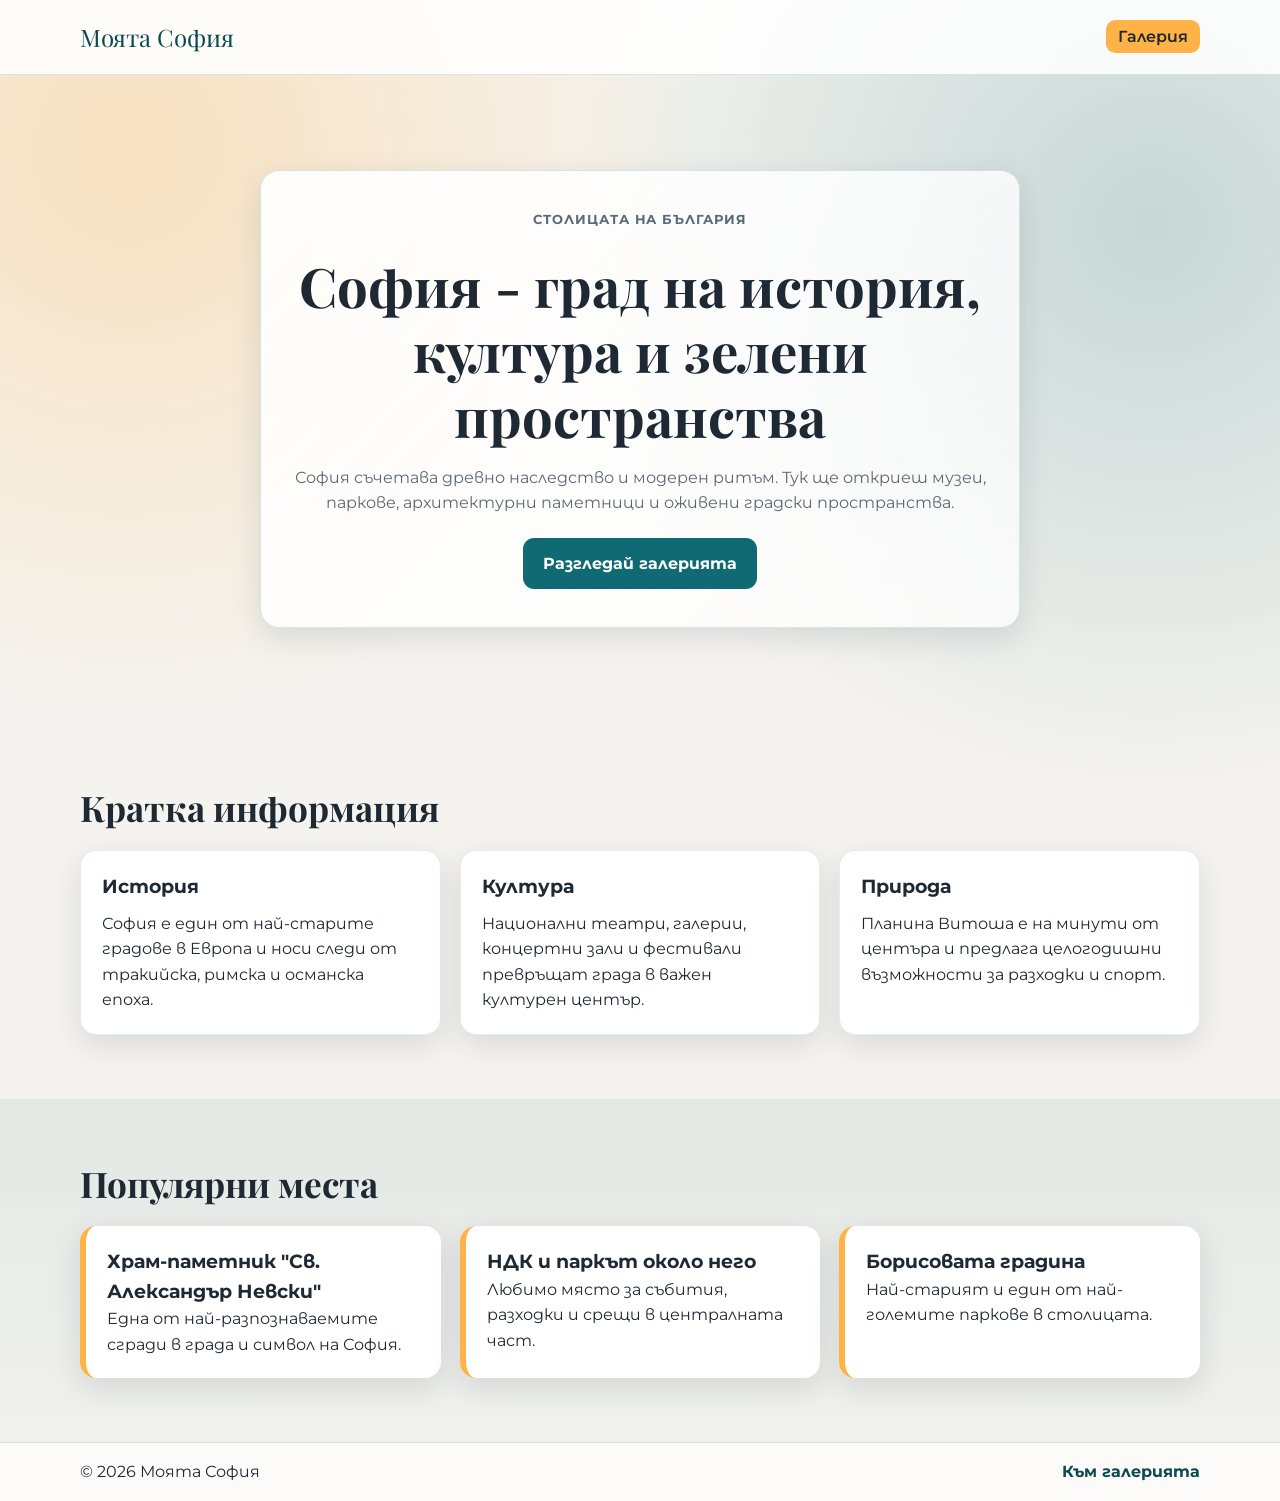
<file: index.html>
<!DOCTYPE html>
<html lang="bg">
<head>
  <meta charset="UTF-8">
  <meta name="viewport" content="width=device-width, initial-scale=1.0">
  <title>София | Заглавна страница</title>
  <link rel="preconnect" href="https://fonts.googleapis.com">
  <link rel="preconnect" href="https://fonts.gstatic.com" crossorigin>
  <link href="https://fonts.googleapis.com/css2?family=Montserrat:wght@400;500;700;800&family=Playfair+Display:wght@700&display=swap" rel="stylesheet">
  <link rel="stylesheet" href="styles.css">
</head>
<body>
  <header class="site-header">
    <div class="container nav-wrap">
      <a class="logo" href="index.html">Моята София</a>
      <nav>
        <ul class="nav-list">
          <li><a class="btn-link" href="gallery.html">Галерия</a></li>
        </ul>
      </nav>
    </div>
  </header>

  <main>
    <section class="hero">
      <div class="container hero-content">
        <p class="eyebrow">Столицата на България</p>
        <h1>София - град на история, култура и зелени пространства</h1>
        <p>
          София съчетава древно наследство и модерен ритъм. Тук ще откриеш
          музеи, паркове, архитектурни паметници и оживени градски пространства.
        </p>
        <a class="btn-primary" href="gallery.html">Разгледай галерията</a>
      </div>
    </section>

    <section id="about" class="section">
      <div class="container">
        <h2>Кратка информация</h2>
        <div class="info-grid">
          <article class="info-card">
            <h3>История</h3>
            <p>
              София е един от най-старите градове в Европа и носи следи от
              тракийска, римска и османска епоха.
            </p>
          </article>
          <article class="info-card">
            <h3>Култура</h3>
            <p>
              Национални театри, галерии, концертни зали и фестивали превръщат
              града в важен културен център.
            </p>
          </article>
          <article class="info-card">
            <h3>Природа</h3>
            <p>
              Планина Витоша е на минути от центъра и предлага целогодишни
              възможности за разходки и спорт.
            </p>
          </article>
        </div>
      </div>
    </section>

    <section id="places" class="section section-accent">
      <div class="container">
        <h2>Популярни места</h2>
        <div class="places-flex">
          <article class="place">
            <h3>Храм-паметник "Св. Александър Невски"</h3>
            <p>Една от най-разпознаваемите сгради в града и символ на София.</p>
          </article>
          <article class="place">
            <h3>НДК и паркът около него</h3>
            <p>Любимо място за събития, разходки и срещи в централната част.</p>
          </article>
          <article class="place">
            <h3>Борисовата градина</h3>
            <p>Най-старият и един от най-големите паркове в столицата.</p>
          </article>
        </div>
      </div>
    </section>
  </main>

  <footer class="site-footer">
    <div class="container footer-wrap">
      <p>© 2026 Моята София</p>
      <a href="gallery.html">Към галерията</a>
    </div>
  </footer>
</body>
</html>
</file>
<file: styles.css>
:root {
  --bg: #f5f3ef;
  --surface: #ffffff;
  --primary: #0f6a73;
  --primary-dark: #0a4a52;
  --accent: #ffb347;
  --text: #1f2933;
  --muted: #5d6975;
  --shadow: 0 10px 30px rgba(16, 45, 55, 0.12);
}

* {
  box-sizing: border-box;
  margin: 0;
  padding: 0;
}

body {
  font-family: "Montserrat", sans-serif;
  line-height: 1.6;
  color: var(--text);
  background:
    radial-gradient(circle at 10% 10%, rgba(255, 179, 71, 0.28), transparent 32%),
    radial-gradient(circle at 90% 15%, rgba(15, 106, 115, 0.2), transparent 34%),
    var(--bg);
}

.container {
  width: min(1120px, 92%);
  margin: 0 auto;
}

.site-header {
  background: rgba(255, 255, 255, 0.86);
  backdrop-filter: blur(7px);
  border-bottom: 1px solid rgba(15, 106, 115, 0.16);
  position: sticky;
  top: 0;
  z-index: 10;
}

.nav-wrap {
  display: flex;
  justify-content: space-between;
  align-items: center;
  min-height: 74px;
  gap: 1.2rem;
}

.logo {
  font-family: "Playfair Display", serif;
  font-size: 1.5rem;
  color: var(--primary-dark);
  text-decoration: none;
}

.nav-list {
  list-style: none;
  display: flex;
  align-items: center;
  gap: 1rem;
}

.nav-list a {
  text-decoration: none;
  color: var(--text);
  font-weight: 600;
  padding: 0.45rem 0.75rem;
  border-radius: 0.6rem;
  transition: background-color 0.25s ease, color 0.25s ease;
}

.nav-list a:hover {
  /* background-color: rgba(15, 106, 115, 0.12); */
  color: var(--primary-dark);
  text-decoration: underline;
}

.btn-link {
  background-color: var(--accent);
}

.hero {
  min-height: 72vh;
  display: grid;
  place-items: center;
  padding: 4.5rem 0;
}

.hero-content {
  max-width: 760px;
  text-align: center;
  background: linear-gradient(135deg, rgba(255, 255, 255, 0.9), rgba(255, 255, 255, 0.72));
  border: 1px solid rgba(15, 106, 115, 0.16);
  border-radius: 1.2rem;
  padding: 2.4rem 2rem;
  box-shadow: var(--shadow);
}

.eyebrow {
  color: var(--primary);
  font-weight: 700;
  letter-spacing: 0.07em;
  text-transform: uppercase;
  font-size: 0.82rem;
  margin-bottom: 0.8rem;
}

h1,
h2 {
  font-family: "Playfair Display", serif;
  line-height: 1.2;
}

h1 {
  font-size: clamp(2rem, 4.5vw, 3.4rem);
  margin-bottom: 1rem;
}

h2 {
  font-size: clamp(1.6rem, 3.2vw, 2.2rem);
  margin-bottom: 1.3rem;
}

.hero p {
  color: var(--muted);
  margin-bottom: 1.4rem;
}

.btn-primary {
  display: inline-block;
  text-decoration: none;
  color: #fff;
  background-color: var(--primary);
  padding: 0.78rem 1.25rem;
  border-radius: 0.7rem;
  font-weight: 700;
  transition: transform 0.25s ease, background-color 0.25s ease;
}

.btn-primary:hover {
  background-color: var(--primary-dark);
  transform: translateY(-2px);
}

.section {
  padding: 4rem 0;
}

.info-grid {
  display: grid;
  grid-template-columns: repeat(3, minmax(0, 1fr));
  gap: 1.2rem;
}

.info-card {
  background-color: var(--surface);
  padding: 1.3rem;
  border-radius: 1rem;
  box-shadow: var(--shadow);
  border: 1px solid rgba(15, 106, 115, 0.12);
}

.info-card h3 {
  margin-bottom: 0.55rem;
}

.section-accent {
  background: linear-gradient(180deg, rgba(15, 106, 115, 0.08), rgba(15, 106, 115, 0.02));
}

.places-flex {
  display: flex;
  gap: 1.2rem;
  flex-wrap: wrap;
}

.place {
  flex: 1 1 260px;
  background: var(--surface);
  padding: 1.3rem;
  border-radius: 1rem;
  border-left: 6px solid var(--accent);
  box-shadow: var(--shadow);
}

.gallery-title {
  text-align: center;
  margin-bottom: 0.6rem;
  font-size: clamp(2rem, 4vw, 3rem);
}

.gallery-subtitle {
  text-align: center;
  color: var(--muted);
  margin-bottom: 2rem;
}

.gallery-grid {
  display: grid;
  grid-template-columns: repeat(3, minmax(0, 1fr));
  gap: 1.15rem;
}

.gallery-item {
  position: relative;
  overflow: hidden;
  border-radius: 1rem;
  box-shadow: var(--shadow);
  background: #d8d8d8;
}

.gallery-link {
  display: block;
  color: inherit;
  text-decoration: none;
}

.gallery-item img {
  width: 100%;
  height: 260px;
  object-fit: cover;
  display: block;
  transition: transform 0.35s ease, filter 0.35s ease;
}

.gallery-caption {
  position: absolute;
  left: 0;
  right: 0;
  bottom: 0;
  padding: 0.7rem 0.9rem;
  color: #fff;
  font-weight: 700;
  background: linear-gradient(to top, rgba(0, 0, 0, 0.72), rgba(0, 0, 0, 0));
}

.gallery-item:hover img {
  transform: scale(1.08);
  filter: brightness(0.86);
}

.gallery-item:focus-within {
  outline: 3px solid rgba(255, 179, 71, 0.85);
  outline-offset: 2px;
}

.landmark-layout {
  display: grid;
}

.landmark-card {
  background: rgba(255, 255, 255, 0.88);
  border: 1px solid rgba(15, 106, 115, 0.16);
  border-radius: 1.2rem;
  box-shadow: var(--shadow);
  padding: clamp(1.2rem, 2.5vw, 2rem);
  max-width: 900px;
  margin: 0 auto;
}

.landmark-card h1 {
  margin-bottom: 1.1rem;
}

.landmark-image {
  width: 100%;
  max-height: 440px;
  object-fit: cover;
  border-radius: 0.9rem;
  border: 1px solid rgba(15, 106, 115, 0.1);
  margin-bottom: 1.2rem;
}

.landmark-card p {
  color: var(--muted);
  margin-bottom: 1.1rem;
}

.landmark-card h2 {
  margin-top: 1rem;
  margin-bottom: 0.75rem;
  font-size: clamp(1.3rem, 2.6vw, 1.8rem);
}

.landmark-facts,
.landmark-sources {
  margin-left: 1.2rem;
  margin-bottom: 1rem;
}

.landmark-facts li,
.landmark-sources li {
  margin-bottom: 0.45rem;
}

.landmark-sources a {
  color: var(--primary-dark);
  font-weight: 600;
}

.landmark-card .btn-primary {
  margin-top: 0.5rem;
}

.site-footer {
  border-top: 1px solid rgba(15, 106, 115, 0.18);
  padding: 1rem 0;
  background: rgba(255, 255, 255, 0.72);
}

.footer-wrap {
  display: flex;
  justify-content: space-between;
  align-items: center;
  gap: 0.8rem;
}

.footer-wrap a {
  color: var(--primary-dark);
  text-decoration: none;
  font-weight: 700;
}

.footer-wrap a:hover {
  text-decoration: underline;
}

@media (max-width: 980px) {
  .info-grid {
    grid-template-columns: repeat(2, minmax(0, 1fr));
  }

  .gallery-grid {
    grid-template-columns: repeat(2, minmax(0, 1fr));
  }
}

@media (max-width: 768px) {
  .nav-wrap {
    flex-direction: column;
    justify-content: center;
    padding: 0.75rem 0;
  }

  .nav-list {
    flex-wrap: wrap;
    justify-content: center;
  }

  .hero {
    min-height: 62vh;
    padding: 3.2rem 0;
  }

  .hero-content {
    padding: 1.8rem 1.2rem;
  }

  .info-grid {
    grid-template-columns: 1fr;
  }
}

@media (max-width: 520px) {
  .gallery-grid {
    grid-template-columns: 1fr;
  }

  .gallery-item img {
    height: 220px;
  }

  .footer-wrap {
    flex-direction: column;
  }
}
</file>
